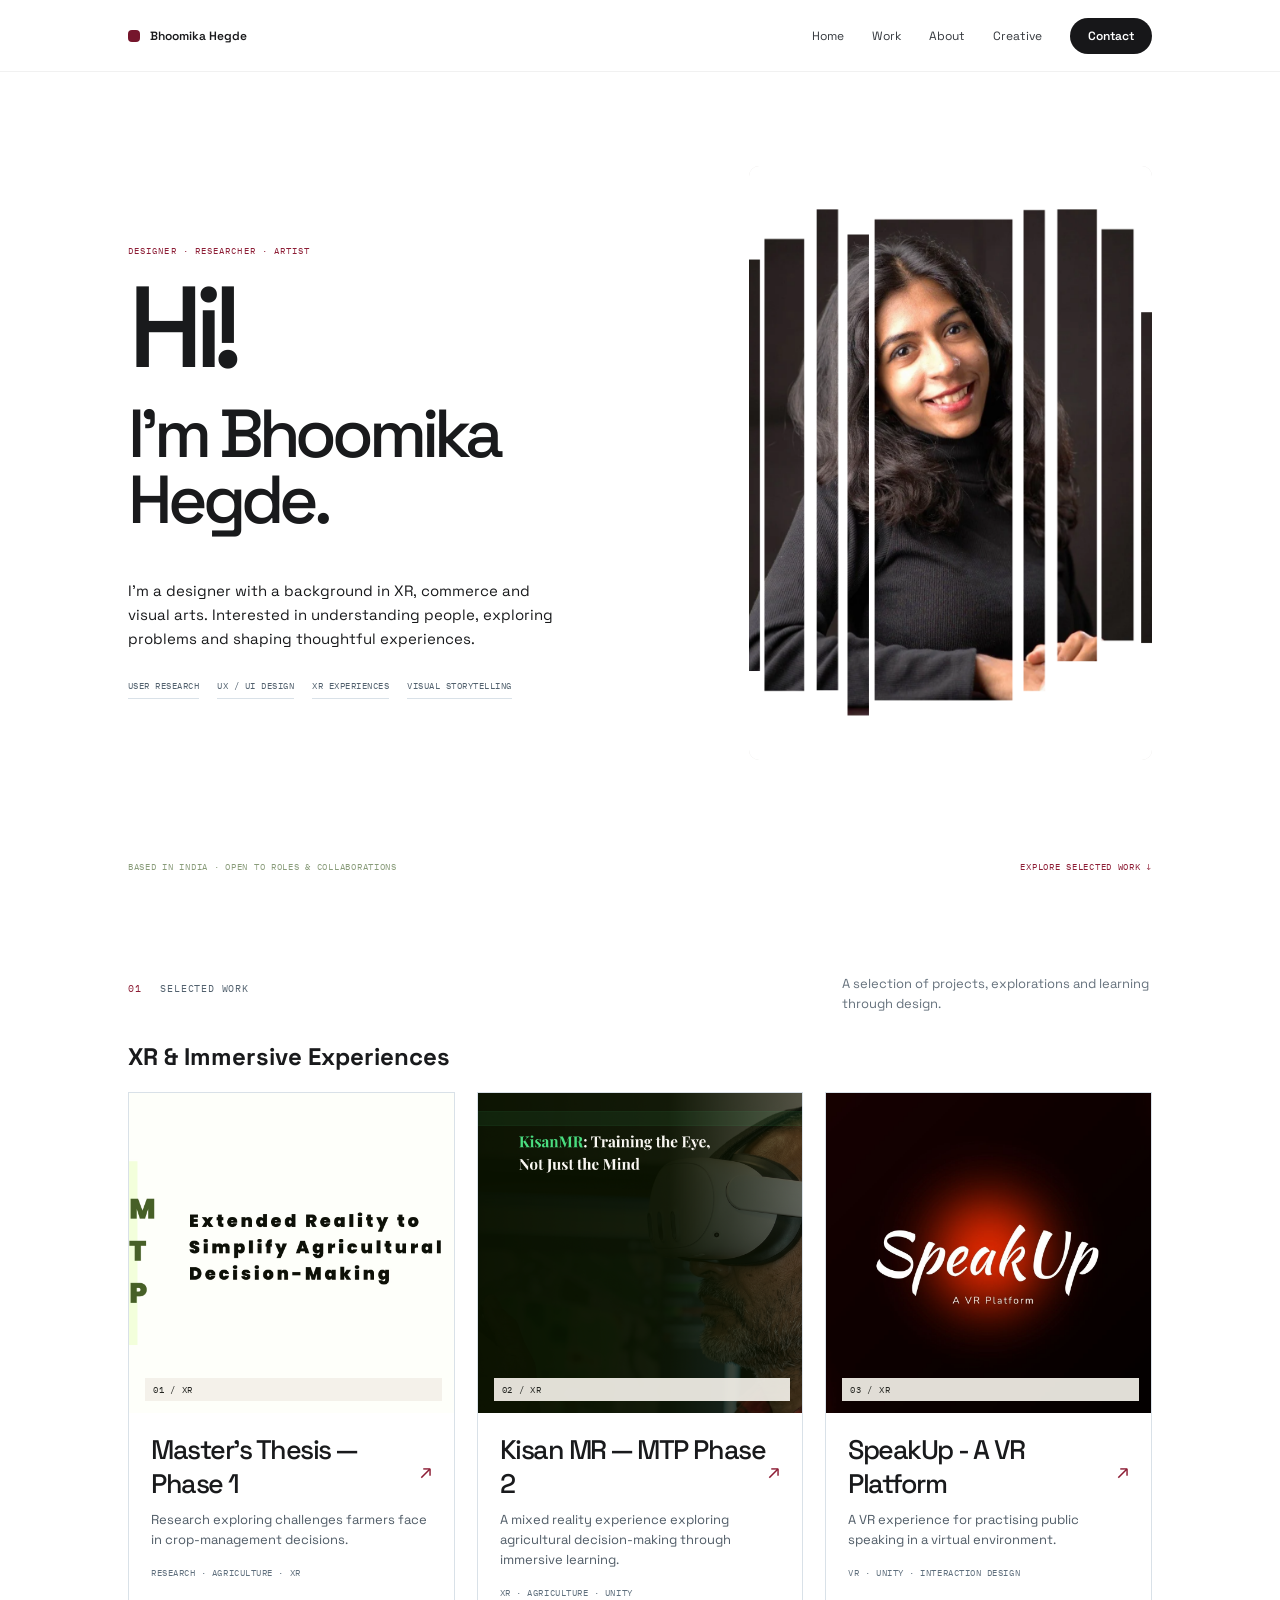
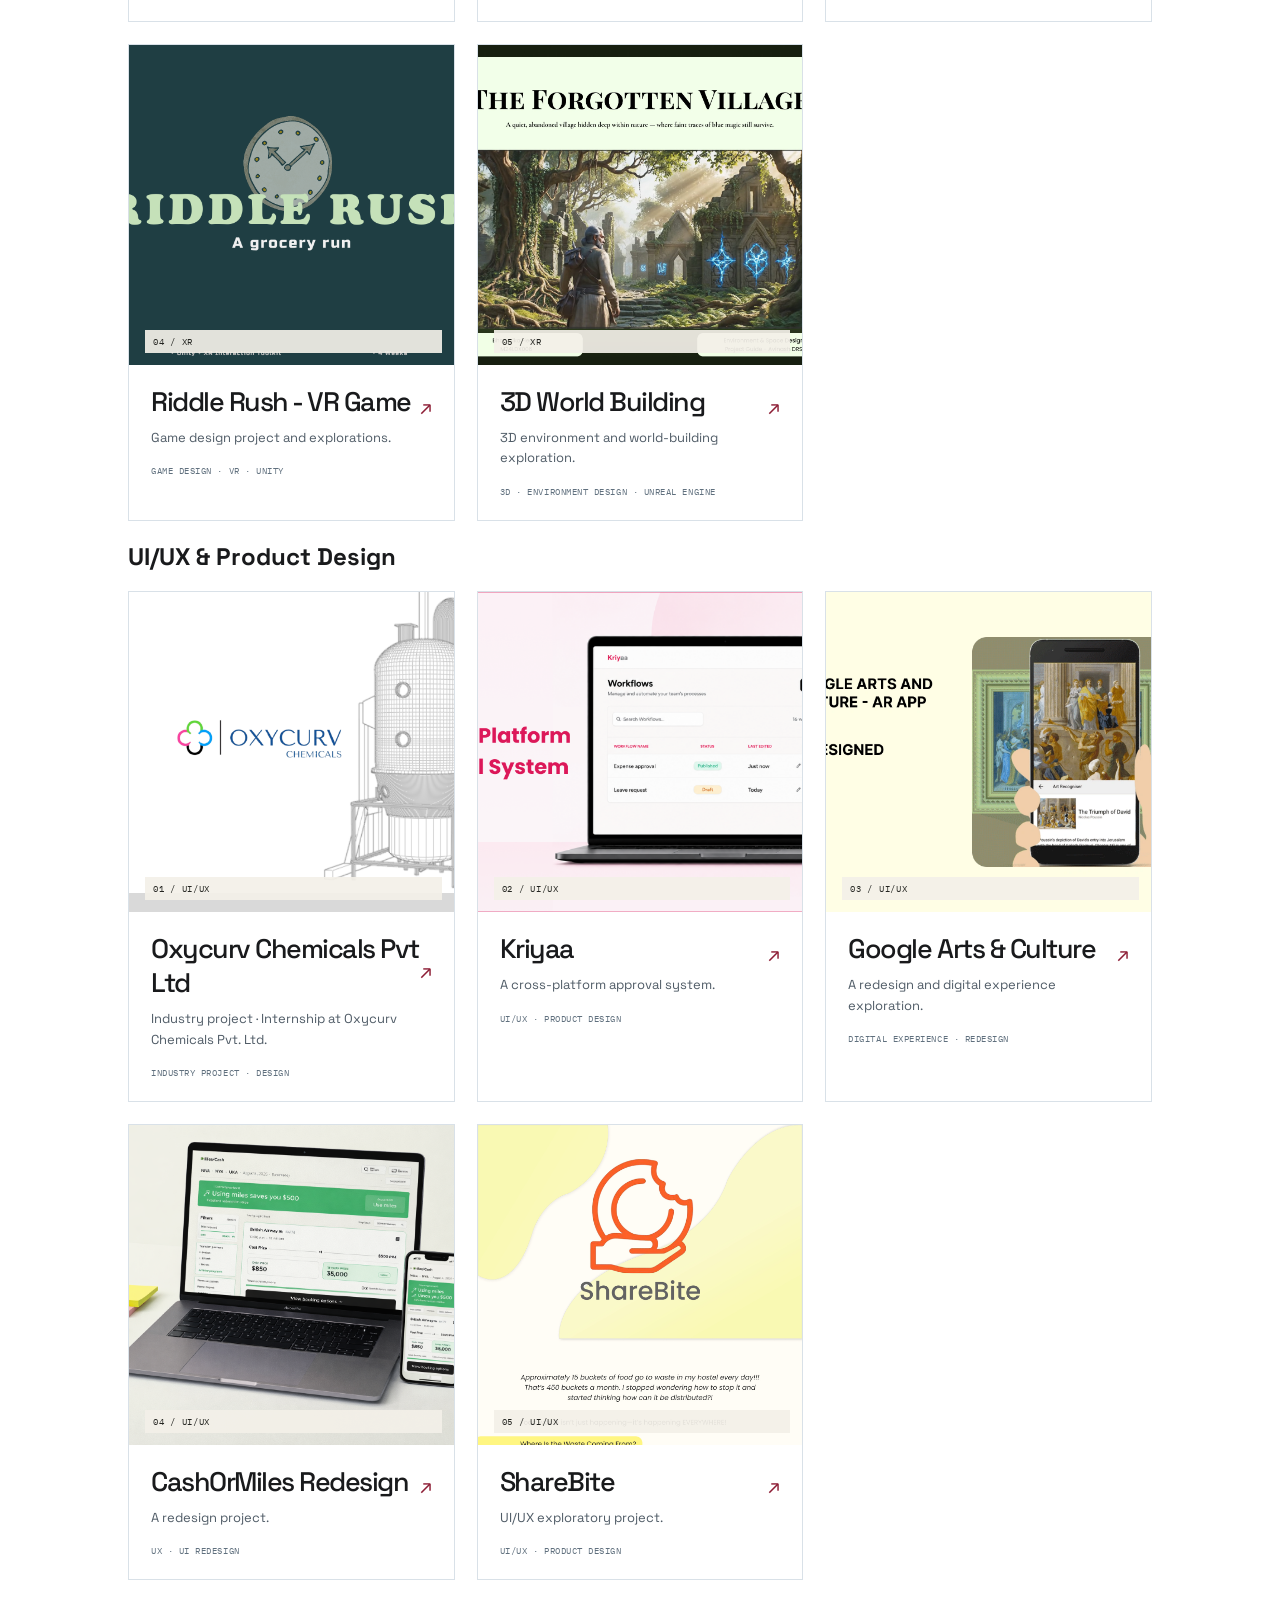
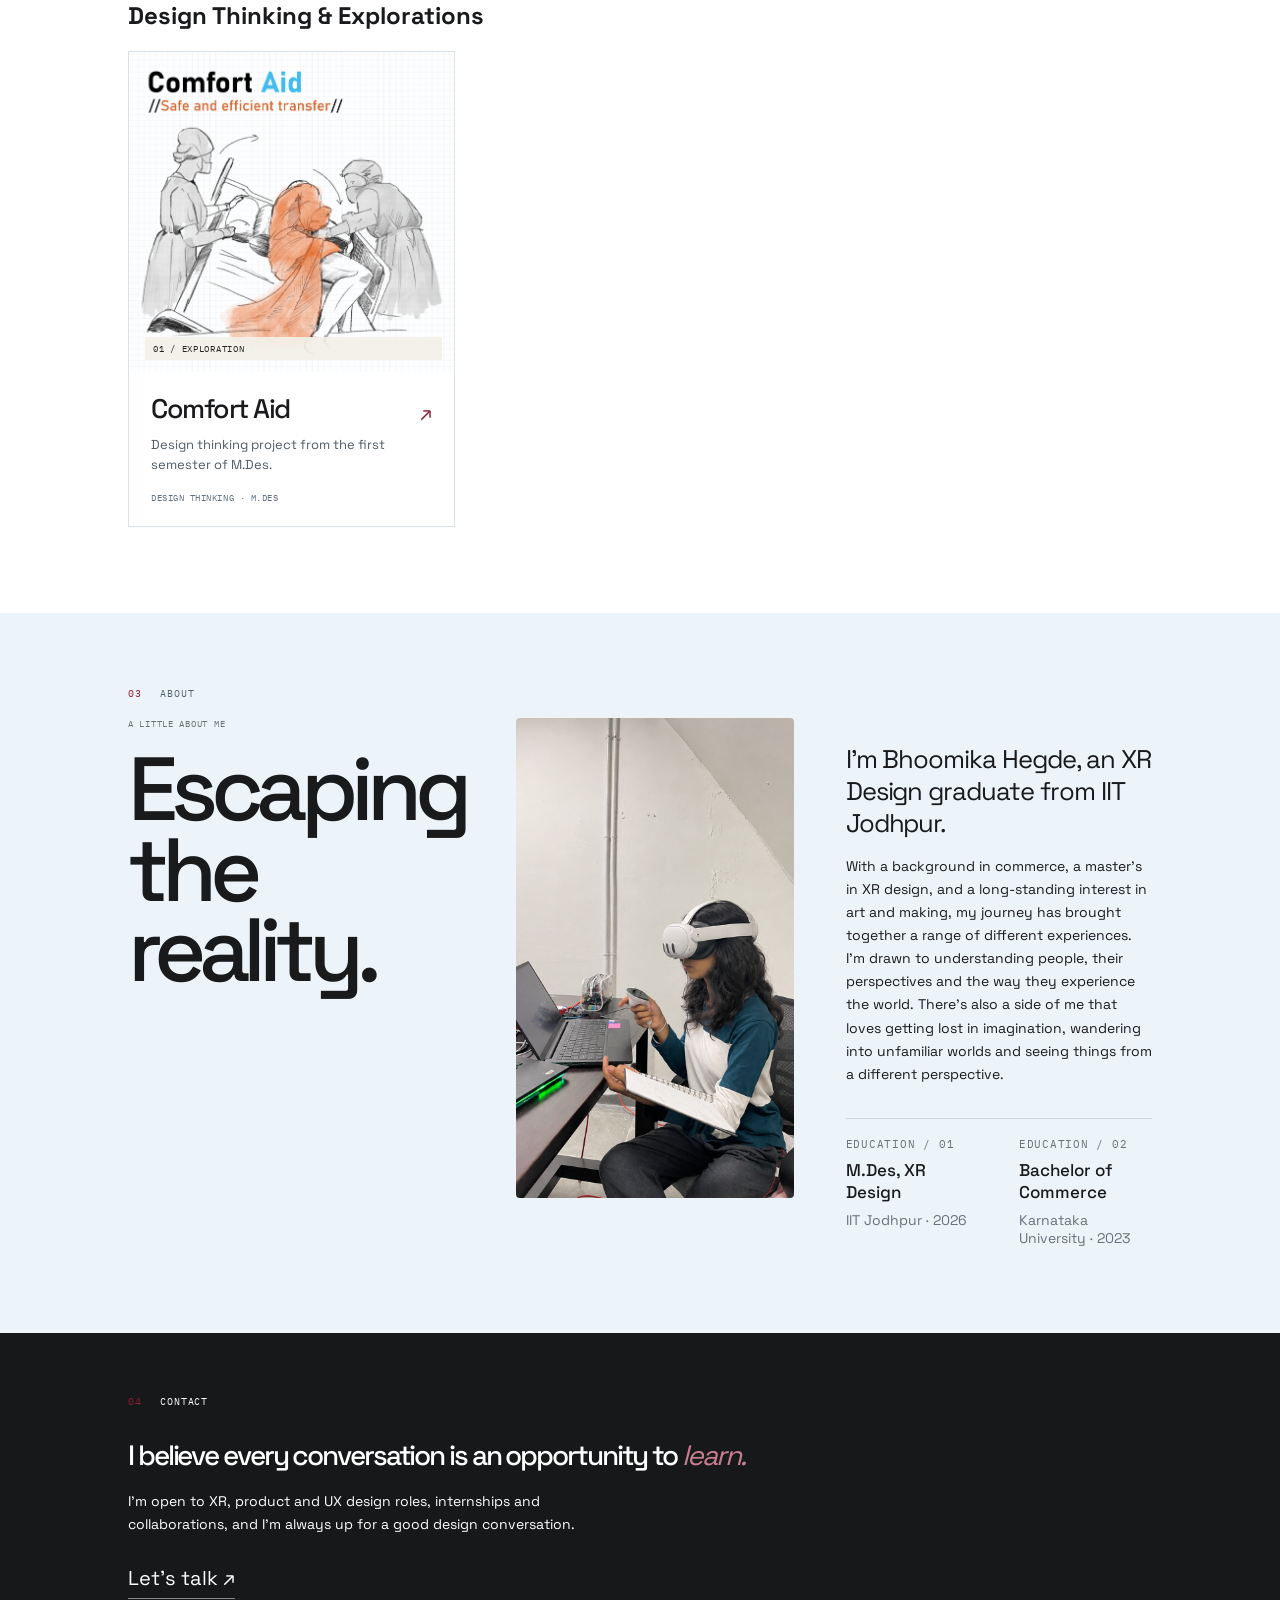
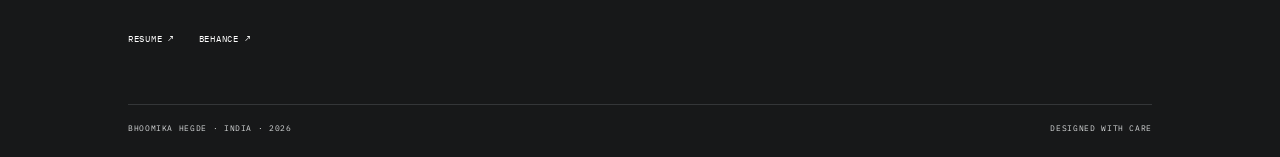
<file: index.html>
<!DOCTYPE html>

<html lang="en">

<head>
  <meta charset="utf-8" />
  <meta content="width=device-width, initial-scale=1" name="viewport" />
  <meta content="Bhoomika Hegde — design portfolio. UX, XR, research and visual practice." name="description" />
  <meta content="#ffffff" name="theme-color" />
  <title>Bhoomika Hegde — Design Portfolio</title>
  <link href="https://fonts.googleapis.com" rel="preconnect" />
  <link crossorigin="" href="https://fonts.gstatic.com" rel="preconnect" />
  <link
    href="https://fonts.googleapis.com/css2?family=Space+Grotesk:wght@400;500;600;700&amp;family=IBM+Plex+Mono:wght@400;500&amp;display=swap"
    rel="stylesheet" />
  <link href="style.css" rel="stylesheet" />
</head>

<body>
  <header class="topbar">
    <a aria-label="Bhoomika Hegde home" class="brand" href="#home"><span class="brand-mark"></span><span>Bhoomika
        Hegde</span></a>
    <button aria-controls="site-nav" aria-expanded="false" aria-label="Open navigation" class="nav-toggle">Menu
      <b>＋</b></button>
    <nav aria-label="Main navigation" class="nav" id="site-nav">
      <a href="#home">Home</a><a href="#work">Work</a><a href="#about">About</a><a href="#creative">Creative</a><a
        class="nav-contact" href="#contact">Contact</a>
    </nav>
  </header>
  <main>
    <section class="hero" id="home">
      <div class="hero-layout">
        <div class="hero-copy">
          <p class="hero-eyebrow">DESIGNER · RESEARCHER · ARTIST</p>
          <h1 class="hero-title">
            <span class="hero-hi">Hi!</span>
            <span class="hero-name">I'm Bhoomika<br />Hegde.</span>
          </h1>
          <p class="hero-intro">
            I'm a designer with a background in XR, commerce and visual arts.
            Interested in understanding people, exploring problems
            and shaping thoughtful experiences.
          </p>
          <div class="hero-specialties">
            <span>USER RESEARCH</span>
            <span>UX / UI DESIGN</span>
            <span>XR EXPERIENCES</span>
            <span>VISUAL STORYTELLING</span>
          </div>
        </div>
        <div class="portrait-wrap">
          <div class="portrait-frame">
<img alt="Portrait of Bhoomika Hegde" class="portrait-image" src="assets/bhoomika-portrait.png" />
          </div>
          <span class="portrait-caption">

          </span>
        </div>
      </div>
      <div class="hero-foot">
        <span>BASED IN INDIA · OPEN TO ROLES &amp; COLLABORATIONS</span>
        <a href="#work">EXPLORE SELECTED WORK ↓</a>
      </div>
    </section>
    <section class="work section-pad" id="work">
      <div class="section-heading">
        <div class="section-kicker"><span>01</span> SELECTED WORK</div>
        <p class="section-note">A selection of projects, explorations and learning through design.</p>
      </div>
      <div class="work-category">
        <div class="category-heading">
          <h2>XR &amp; Immersive Experiences</h2><span></span>
        </div>
        <div class="project-grid">
          <div class="project-card"><a class="project-card-main" href="projects/masters-thesis-phase-1/index.html">
              <div class="project-image thesis"><img alt="Master’s thesis project preview"
                  src="assets/covers/masters-thesis-phase-1.jpg" /><small>01 / XR</small></div>
              <div class="project-info">
                <div class="project-topline">
                  <h2>Master's Thesis — Phase 1</h2><span>↗</span>
                </div>
                <p>Research exploring challenges farmers face in crop-management decisions.</p>
                <div class="project-tags">RESEARCH · AGRICULTURE · XR</div>
              </div>
            </a></div>
          <div class="project-card"><a class="project-card-main" href="projects/kisan-mr-mtp-phase-2/index.html">
              <div class="project-image phase"><img alt="Kisan MR project preview"
                  src="assets/covers/kisan-mr-mtp-phase-2.png" /><small>02 / XR</small></div>
              <div class="project-info">
                <div class="project-topline">
                  <h2>Kisan MR — MTP Phase 2</h2><span>↗</span>
                </div>
                <p>A mixed reality experience exploring agricultural decision-making through immersive learning.</p>
                <div class="project-tags">XR · AGRICULTURE · UNITY</div>
              </div>
            </a></div>
          <div class="project-card"><a class="project-card-main" href="projects/speakup-vr/index.html">
              <div class="project-image speak"><img alt="SpeakUp VR project preview"
                  src="assets/covers/speakup-vr.jpg" /><small>03 / XR</small></div>
              <div class="project-info">
                <div class="project-topline">
                  <h2>SpeakUp - A VR Platform</h2><span>↗</span>
                </div>
                <p>A VR experience for practising public speaking in a virtual environment.</p>
                <div class="project-tags">VR · UNITY · INTERACTION DESIGN</div>
              </div>
            </a></div>
          <div class="project-card"><a class="project-card-main" href="projects/game-design/index.html">
              <div class="project-image agri"><img alt="Riddle Rush project preview"
                  src="assets/covers/game-design.png" /><small>04 / XR</small></div>
              <div class="project-info">
                <div class="project-topline">
                  <h2>Riddle Rush - VR Game</h2><span>↗</span>
                </div>
                <p>Game design project and explorations.</p>
                <div class="project-tags">GAME DESIGN · VR · UNITY</div>
              </div>
            </a></div>
          <div class="project-card"><a class="project-card-main" href="projects/3d-world-building/index.html">
              <div class="project-image google"><img alt="3D world building preview"
                  src="assets/covers/3d-world-building.jpg" /><small>05 / XR</small></div>
              <div class="project-info">
                <div class="project-topline">
                  <h2>3D World Building</h2><span>↗</span>
                </div>
                <p>3D environment and world-building exploration.</p>
                <div class="project-tags">3D · ENVIRONMENT DESIGN · UNREAL ENGINE</div>
              </div>
            </a></div>
        </div>
      </div>
      <div class="work-category">
        <div class="category-heading">
          <h2>UI/UX &amp; Product Design</h2><span></span>
        </div>
        <div class="project-grid">
          <div class="project-card"><a class="project-card-main" href="projects/oxycurv/index.html">
              <div class="project-image oxy"><img alt="Oxycurv project preview"
                  src="assets/covers/oxycurv.png" /><small>01 / UI/UX</small></div>
              <div class="project-info">
                <div class="project-topline">
                  <h2>Oxycurv Chemicals Pvt Ltd</h2><span>↗</span>
                </div>
                <p>Industry project · Internship at Oxycurv Chemicals Pvt. Ltd.</p>
                <div class="project-tags">INDUSTRY PROJECT · DESIGN</div>
              </div>
            </a></div>
          <div class="project-card"><a class="project-card-main" href="projects/kriyaa/index.html">
              <div class="project-image thesis"><img alt="Kriyaa project preview"
                  src="assets/covers/kriyaa.png" /><small>02 / UI/UX</small></div>
              <div class="project-info">
                <div class="project-topline">
                  <h2>Kriyaa</h2><span>↗</span>
                </div>
                <p>A cross-platform approval system.</p>
                <div class="project-tags">UI/UX · PRODUCT DESIGN</div>
              </div>
            </a></div>
          <div class="project-card"><a class="project-card-main" href="projects/google-arts-culture/index.html">
              <div class="project-image google"><img alt="Google Arts and Culture project preview"
                  src="assets/covers/google-arts-culture.webp" /><small>03 / UI/UX</small></div>
              <div class="project-info">
                <div class="project-topline">
                  <h2>Google Arts &amp; Culture</h2><span>↗</span>
                </div>
                <p>A redesign and digital experience exploration.</p>
                <div class="project-tags">DIGITAL EXPERIENCE · REDESIGN</div>
              </div>
            </a></div>
          <div class="project-card"><a class="project-card-main" href="projects/cashormiles-redesign/index.html">
              <div class="project-image phase"><img alt="Miles or Cash project preview"
                  src="assets/covers/cashormiles-redesign.png" /><small>04 / UI/UX</small></div>
              <div class="project-info">
                <div class="project-topline">
                  <h2>CashOrMiles Redesign</h2><span>↗</span>
                </div>
                <p>A redesign project.</p>
                <div class="project-tags">UX · UI REDESIGN</div>
              </div>
            </a></div>
          <div class="project-card"><a class="project-card-main" href="projects/sharebite/index.html">
              <div class="project-image agri"><img alt="ShareBite project preview"
                  src="assets/covers/sharebite-preview.jpg" /><small>05 / UI/UX</small></div>
              <div class="project-info">
                <div class="project-topline">
                  <h2>ShareBite</h2><span>↗</span>
                </div>
                <p>UI/UX exploratory project.</p>
                <div class="project-tags">UI/UX · PRODUCT DESIGN</div>
              </div>
            </a></div>
        </div>
      </div>
      <div class="work-category">
        <div class="category-heading">
          <h2>Design Thinking &amp; Explorations</h2><span></span>
        </div>
        <div class="project-grid">
          <div class="project-card"><a class="project-card-main" href="projects/comfort-aid/index.html">
              <div class="project-image speak"><img alt="Comfort Aid project preview"
                  src="assets/covers/comfort-aid.png" /><small>01 / EXPLORATION</small></div>
              <div class="project-info">
                <div class="project-topline">
                  <h2>Comfort Aid</h2><span>↗</span>
                </div>
                <p>Design thinking project from the first semester of M.Des.</p>
                <div class="project-tags">DESIGN THINKING · M.DES</div>
              </div>
            </a></div>
        </div>
      </div>
    </section>
    <section class="about" id="about">
      <div class="about-inner">
        <div class="section-kicker"><span>03</span> ABOUT</div>
        <div class="about-grid">
          <!-- LEFT: HEADING -->
          <div class="about-heading">
            <p class="eyebrow">A LITTLE ABOUT ME</p>
            <h2>Escaping<br />the reality.</h2>
          
          </div>
          <!-- MIDDLE: PHOTO -->
          <div class="about-photo-placeholder">
            <img alt="Bhoomika working with a VR headset" class="about-photo" src="assets/images/bhoomika-about.png" />
          </div>
          <!-- RIGHT: INTRODUCTION -->
          <div class="about-content">
            <p class="about-lead">I'm Bhoomika Hegde, an XR Design graduate from IIT Jodhpur.</p>
            <p>With a background in commerce, a master's in XR design, and a long-standing interest in art and making,
              my journey has brought together a range of different experiences. I'm drawn to understanding people, their
              perspectives and the way they experience the world. There's also a side of me that loves getting lost in
              imagination, wandering into unfamiliar worlds and seeing things from a different perspective.</p>
            <div class="education">
              <div><span>EDUCATION / 01</span><strong>M.Des, XR Design</strong><small>IIT Jodhpur · 2026</small></div>
              <div><span>EDUCATION / 02</span><strong>Bachelor of Commerce</strong><small>Karnataka University ·
                  2023</small></div>
            </div>
          </div>
        </div>
      </div>
    </section>


    <section class="contact" id="contact">
      <div class="section-kicker"><span>04</span> CONTACT</div>
      <h2>I believe every conversation is an opportunity to<em> learn.</em></h2>
      <p>I'm open to XR, product and UX design roles, internships and collaborations, and I'm always up for a good
        design conversation.</p>
<a class="contact-email"
   href="https://mail.google.com/mail/?view=cm&fs=1&to=bhoomikahegdedesign%40gmail.com"
   target="_blank" rel="noopener noreferrer">
   Let’s talk ↗
</a>
<div class="contact-links">
    <a href="https://drive.google.com/file/d/1oLN6p4oHWDFkMf5ozggtt7ljvkt9gcHE/view?usp=sharing" target="_blank" rel="noopener noreferrer">RESUME ↗</a>

    <a href="https://www.behance.net/bhoomikahegde1" target="_blank" rel="noopener noreferrer">BEHANCE ↗</a>
</div>
      <footer><span>BHOOMIKA HEGDE · INDIA · 2026</span><span>DESIGNED WITH CARE</span></footer>
    </section>
  </main>
  <script src="script.js"></script>
</body>

</html>
</file>
<file: style.css>
* {
  box-sizing: border-box
}

:root {
  --ink: #191a1c;
  --paper: #fff;
  --soft: #edf4f9;
  --line: #d9e1e8;
  --accent: #8d1d35;
  --muted: #65717c;
  --gutter: 10vw;
  --mono: "IBM Plex Mono", monospace
}

html {
  scroll-behavior: smooth;
  scroll-padding-top: 88px
}

body {
  margin: 0;
  background: var(--paper);
  color: var(--ink);
  font-family: "Space Grotesk", sans-serif;
  -webkit-font-smoothing: antialiased
}

a {
  color: inherit;
  text-decoration: none
}

.topbar {
  height: 72px;
  padding: 0 var(--gutter);
  display: flex;
  align-items: center;
  justify-content: space-between;
  background: rgba(255, 255, 255, .96);
  position: sticky;
  top: 0;
  z-index: 20;
  border-bottom: 1px solid rgba(25, 26, 28, .06);
  backdrop-filter: blur(12px)
}

.brand {
  display: flex;
  align-items: center;
  gap: 10px;
  font-size: 12px;
  font-weight: 600
}

.brand-mark {
  width: 12px;
  height: 12px;
  background: #75162c;
  border-radius: 4px
}

.nav {
  display: flex;
  align-items: center;
  gap: 28px;
  font-size: 12px;
  color: #34383d
}

.nav a {
  transition: color .2s
}

.nav a:hover {
  color: var(--accent)
}

.nav-contact {
  background: #171719;
  color: #fff !important;
  padding: 10px 18px;
  border-radius: 24px;
  font-weight: 600
}

.nav-toggle {
  display: none;
  border: 0;
  background: none;
  font: inherit
}

.hero {
  min-height: calc(100svh - 72px);
  padding: 42px var(--gutter) 28px;
  display: flex;
  flex-direction: column;
  justify-content: space-between;
  overflow: hidden;
}

.hero-layout {
  display: grid;
  grid-template-columns: minmax(0, 1.08fr) minmax(340px, .82fr);
  align-items: center;
  gap: clamp(42px, 7vw, 112px);
  flex: 1;
  max-width: 1440px;
  width: 100%;
  margin: 0 auto;
}

.hero-copy {
  display: flex;
  flex-direction: column;
  align-items: flex-start;
  padding: 12px 0 22px;
}

.hero-eyebrow {
  margin: 0 0 24px;
  color: var(--accent);
  font: 9px/1.5 var(--mono);
  letter-spacing: .12em;
}

.hero-title {
  margin: 0;
  display: flex;
  flex-direction: column;
  align-items: flex-start;
  font-size: clamp(72px, 9vw, 132px);
  line-height: .82;
  letter-spacing: -.09em;
  font-weight: 500;
}

.hero-hi {
  display: block;
}

.hero-name {
  display: block;
  margin-top: 25px;
  font-size: clamp(48px, 5.3vw, 78px);
  line-height: .98;
  letter-spacing: -.075em;
  font-weight: 500;
}

.hero-intro {
  max-width: 430px;
  margin: clamp(34px, 5vh, 58px) 0 0;
  font-size: clamp(15px, 1.15vw, 18px);
  line-height: 1.6;
}

.hero-specialties {
  display: flex;
  flex-wrap: wrap;
  gap: 9px 18px;
  margin-top: 28px;
  color: #52616e;
  font: 9px/1.6 var(--mono);
  letter-spacing: .055em;
}

.hero-specialties span {
  padding-bottom: 5px;
  border-bottom: 1px solid var(--line);
}

.portrait-wrap {
  width: 100%;
  max-width: 510px;
  justify-self: end;
  position: relative;
  padding: 0 0 28px;
}

.portrait-frame {
  width: 100%;
  height: clamp(440px, 66vh, 650px);
  overflow: hidden;
  border-radius: 10px;
  background: #e4e2df;
}

.portrait-image {
  display: block;
  width: 100%;
  height: 100%;
  object-fit: cover;
  object-position: center 28%;
}

.portrait-caption {
  position: absolute;
  right: 0;
  bottom: 0;
  color: var(--muted);
  font: 8px/1.4 var(--mono);
  letter-spacing: .08em;
}

.hero-foot {
  display: flex;
  justify-content: space-between;
  align-items: center;
  gap: 18px;
  padding-top: 22px;
  color: #899c7a;
  font: 9px var(--mono);
  letter-spacing: .08em;
}

.hero-foot a {
  color: var(--accent);
}

.section-pad {
  padding: 74px var(--gutter) 86px
}

.section-heading {
  display: flex;
  justify-content: space-between;
  align-items: end;
  margin-bottom: 28px
}

.section-kicker {
  font: 10px var(--mono);
  letter-spacing: .08em;
  color: #52616e;
  text-transform: uppercase;
  margin-bottom: 18px
}

.section-kicker span {
  color: var(--accent);
  margin-right: 12px
}

.section-note,
.case-intro {
  font-size: 13px;
  line-height: 1.5;
  color: var(--muted);
  max-width: 310px;
  margin: 0
}

.project-grid {
  display: grid;
  grid-template-columns: repeat(2, minmax(0, 1fr));
  gap: 22px
}

.project-card {
  border: 1px solid var(--line);
  border-radius: 0;
  overflow: hidden;
  display: flex;
  flex-direction: column;
  background: #fff;
  transition: transform .25s, box-shadow .25s
}

.project-card:hover {
  transform: translateY(-5px);
  box-shadow: 0 16px 34px rgba(24, 38, 52, .09)
}

.project-image {
  height: clamp(220px, 25vw, 360px);
  position: relative;
  display: grid;
  place-items: center;
  font: 9px var(--mono);
  letter-spacing: .12em;
  color: #67727c
}

.project-image small {
  position: absolute;
  bottom: 14px;
  left: 16px;
  font: 9px var(--mono);
  letter-spacing: .08em
}

.oxy {
  background: #e4e9e4
}

.thesis {
  background: #e9e5d9
}

.phase {
  background: #e4e7e4
}

.google {
  background: #e7e1dc
}

.speak {
  background: #e0e9ed
}

.agri {
  background: #e8ebdd
}

.project-info {
  padding: 20px 22px 23px
}

.project-topline {
  display: flex;
  align-items: center;
  justify-content: space-between
}

.project-topline h2 {
  font-size: clamp(22px, 2.1vw, 29px);
  letter-spacing: -.055em;
  font-weight: 500;
  margin: 0 0 9px
}

.project-topline>span {
  font-size: 20px;
  color: var(--accent)
}

.project-info p {
  font-size: 13px;
  line-height: 1.55;
  color: #4f5b66;
  margin: 0 0 17px;
  max-width: 500px
}

.project-tags {
  font: 9px var(--mono);
  letter-spacing: .06em;
  color: #60707e
}

.case-studies {
  padding-top: 20px
}

.case-intro {
  max-width: 560px;
  margin: 0 0 42px
}

.case-detail {
  padding: 42px 0 54px;
  border-top: 1px solid var(--line);
  scroll-margin-top: 86px
}

.case-index {
  font: 9px var(--mono);
  letter-spacing: .08em;
  color: var(--accent);
  margin-bottom: 16px
}

.case-header {
  display: grid;
  grid-template-columns: 1fr .7fr;
  gap: 5vw;
  align-items: end;
  margin-bottom: 26px
}

.case-header h2 {
  font-size: clamp(36px, 5vw, 68px);
  line-height: .98;
  letter-spacing: -.07em;
  font-weight: 500;
  margin: 0
}

.case-header p {
  font-size: 15px;
  line-height: 1.5;
  color: var(--muted);
  max-width: 420px;
  margin: 0
}

.case-body {
  display: grid;
  grid-template-columns: 1.2fr .8fr;
  gap: 5vw;
  align-items: start
}

.case-visual {
  min-height: 350px;
  border-radius: 7px;
  display: grid;
  place-items: center;
  text-align: center;
  padding: 24px;
  font: 10px var(--mono);
  letter-spacing: .1em;
  color: #66727c;
  background: #e9eef1
}

.visual-oxy {
  background: #e4e9e4
}

.visual-mtp {
  background: #e9e5d9
}

.visual-phase {
  background: #e4e7e4
}

.visual-google {
  background: #e7e1dc
}

.visual-speak {
  background: #e0e9ed
}

.visual-agri {
  background: #e8ebdd
}

.case-copy h3 {
  font-size: 21px;
  font-weight: 500;
  letter-spacing: -.04em;
  margin: 0 0 14px
}

.case-copy p {
  font-size: 14px;
  line-height: 1.65;
  color: #4f5b66;
  margin: 0 0 14px
}

.case-meta {
  display: grid;
  grid-template-columns: 1fr 1.5fr;
  gap: 10px 16px;
  border-top: 1px solid var(--line);
  padding-top: 17px;
  margin-top: 24px
}

.case-meta span {
  font: 9px var(--mono);
  letter-spacing: .07em;
  color: var(--muted)
}

.case-meta strong {
  font-size: 12px;
  font-weight: 500
}

.about {
  background: var(--soft);
  padding: 74px var(--gutter) 86px
}

.about-grid {
  display: grid;
  grid-template-columns: 0.85fr 1fr 1.1fr;
  gap: 4vw;
  align-items: start;
}

.about-heading .eyebrow {
  font: 9px var(--mono);
  letter-spacing: .08em;
  color: var(--muted);
  margin: 0 0 20px
}

.about-heading h2 {
  font-size: clamp(52px, 7vw, 92px);
  line-height: .9;
  letter-spacing: -.08em;
  font-weight: 500;
  margin: 0 0 42px
}

.about-heading>a,
.photo-link {
  font: 9px var(--mono);
  letter-spacing: .07em;
  color: var(--accent)
}

.about-content {
  padding-top: 25px;
  max-width: 570px
}

.about-content p {
  font-size: 14px;
  line-height: 1.65;
  margin: 0 0 16px
}

.about-content .about-lead {
  font-size: clamp(21px, 2vw, 28px);
  line-height: 1.25;
  letter-spacing: -.04em
}

.education {
  display: grid;
  grid-template-columns: 1fr 1fr;
  gap: 20px;
  border-top: 1px solid #cbd8e1;
  padding-top: 18px;
  margin-top: 32px
}

.education div {
  display: flex;
  flex-direction: column;
  gap: 8px
}

.education span {
  font: 9px var(--mono);
  letter-spacing: .07em;
  color: #65717c
}

.education strong {
  font-size: 14px;
  font-weight: 500
}

.education small {
  font-size: 12px;
  color: #65717c
}

/* Make education section bigger */
.education {
  gap: 40px;
}

.education span {
  font-size: 11px;
}

.education strong {
  font-size: 17px;
}

.education small {
  font-size: 14px;
}

.photo-link {
  font-size: 11px;
}

.about-photo-placeholder {
  width: 100%;
  height: 480px;
  overflow: hidden;
  border-radius: 4px;
}

.about-photo {
  width: 100%;
  height: 100%;
  object-fit: cover;
  display: block;
}

.creative {
  background: #fff
}

.creative-heading {
  display: flex;
  justify-content: space-between;
  align-items: end;
  gap: 40px;
  margin-bottom: 30px
}

.creative-heading h2 {
  font-size: clamp(54px, 7vw, 94px);
  line-height: .88;
  letter-spacing: -.08em;
  font-weight: 500;
  margin: 0
}

.creative-heading h2 em {
  font-weight: 400
}

.creative-heading p {
  max-width: 300px;
  font-size: 14px;
  line-height: 1.6;
  color: var(--muted);
  margin: 0 0 5px
}

.creative-grid {
  display: grid;
  grid-template-columns: repeat(3, 1fr);
  gap: 16px
}

.creative-tile {
  height: clamp(190px, 23vw, 310px);
  padding: 17px;
  display: flex;
  flex-direction: column;
  justify-content: space-between;
  border-radius: 6px;
  font: 9px var(--mono);
  letter-spacing: .08em;
  color: #5e6870
}

.creative-tile b {
  font-weight: 400;
  text-align: center
}

.tile-one {
  background: #e4ddd0
}

.tile-two {
  background: #dbe4df
}

.tile-three {
  background: #e8dadd
}

.creative-caption {
  font: 9px var(--mono);
  letter-spacing: .04em;
  color: var(--muted);
  margin: 18px 0 0
}

.contact {
  background: #171819;
  color: #fff;
  padding: 62px var(--gutter) 24px
}

.contact .section-kicker {
  color: #fff
}

.contact h2 {
  font-size: clamp(28px, 2vw, 62px);
  line-height: .95;
  letter-spacing: -.075em;
  font-weight: 500;
  margin: 34px 0 22px
}

.contact h2 em {
  color: #c77e91;
  font-weight: 400
}

.contact>p {
  font-size: 14px;
  line-height: 1.6;
  max-width: 470px;
  margin: 0
}

.contact-email {
  display: inline-block;
  font-size: 20px;
  margin: 30px 0 22px;
  border-bottom: 1px solid #888;
  padding-bottom: 7px
}

.contact-links {
  display: flex;
  gap: 25px;
  margin: 12px 0 60px
}

.contact-links a {
  font: 9px var(--mono);
  letter-spacing: .08em
}

.contact footer {
  border-top: 1px solid #343638;
  padding-top: 18px;
  display: flex;
  justify-content: space-between;
  font: 8px var(--mono);
  letter-spacing: .08em;
  color: #d5d7d8
}

@media(max-width:850px) {
  :root {
    --gutter: 7vw
  }

  .hero {
    min-height: auto;
    padding-top: 55px
  }

  .hero-grid {
    grid-template-columns: 1fr 1fr;
    gap: 26px
  }

  .hero-intro {
    grid-column: 1;
    grid-row: 1
  }

  .portrait-wrap {
    grid-column: 2;
    grid-row: 1
  }

  .hero-specialties {
    grid-column: 1/-1;
    justify-self: start;
    margin: 0
  }

  .portrait-image {
    width: min(36vw, 320px);
    height: min(46vw, 400px)
  }

  .case-body {
    grid-template-columns: 1fr .85fr;
    gap: 28px
  }
}

@media(max-width:620px) {
  :root {
    --gutter: 6vw
  }

  .topbar {
    height: 62px
  }

  .nav-toggle {
    display: block;
    font-size: 12px
  }

  .nav {
    display: none;
    position: absolute;
    top: 62px;
    left: 0;
    right: 0;
    background: #fff;
    padding: 20px var(--gutter);
    flex-direction: column;
    align-items: flex-start;
    border-bottom: 1px solid var(--line)
  }

  .nav.open {
    display: flex
  }

  .hero {
    padding-top: 42px;
    padding-bottom: 28px;
    min-height: 0
  }

  .hero-title {
    font-size: clamp(58px, 15vw, 92px)
  }

  .hero-name {
    font-size: .55em;
    letter-spacing: .005em;
    margin-top: 14px
  }

  .hero-grid {
    grid-template-columns: 1fr 1fr;
    gap: 20px;
    margin-top: 35px;
    min-height: 0
  }

  .hero-intro {
    grid-column: 1/-1;
    grid-row: 2
  }

  .hero-intro p {
    font-size: 15px
  }

  .portrait-wrap {
    grid-column: 1/-1;
    grid-row: 1;
    justify-content: flex-start
  }

.portrait-image {
    width: 100%;
    height: 100%;
    object-fit: cover;
    object-position: center 28%;
}
  .hero-specialties {
    grid-column: 1/-1;
    font-size: 9px
  }

  .hero-foot {
    font-size: 8px;
    gap: 15px
  }

  .section-pad {
    padding-top: 48px;
    padding-bottom: 55px
  }

  .section-heading {
    display: block
  }

  .section-note {
    margin-top: -5px
  }

  .project-grid {
    grid-template-columns: 1fr;
    gap: 15px
  }

  .project-image {
    height: 230px
  }

  .case-studies {
    padding-top: 0
  }

  .case-detail {
    padding: 32px 0 38px
  }

  .case-header,
  .case-body {
    grid-template-columns: 1fr;
    gap: 17px
  }

  .case-header h2 {
    font-size: 43px
  }

  .case-visual {
    min-height: 230px
  }

  .case-copy p {
    font-size: 13px
  }

  .about {
    padding: 50px var(--gutter) 58px
  }

  .about-grid {
    grid-template-columns: 1fr;
    gap: 20px
  }

  .about-heading h2 {
    font-size: 65px;
    margin-bottom: 28px
  }

  .about-content {
    padding-top: 0
  }

  .about-content .about-lead {
    font-size: 23px
  }

  .education {
    gap: 14px
  }

  .education strong {
    font-size: 12px
  }

  .about-photo-placeholder {
    height: 220px;
    width: 190px
  }

  .creative-heading {
    display: block
  }

  .creative-heading p {
    margin-top: 20px
  }

  .creative-grid {
    grid-template-columns: 1fr
  }

  .creative-tile {
    height: 190px
  }

  .contact {
    padding-top: 48px
  }

.contact h2 {
  font-size: clamp(14px, 10vw, 28px);
}

  .contact-links {
    margin-bottom: 42px
  }

  .contact footer {
    gap: 12px;
    flex-direction: column
  }
}


/* HOMEPAGE RESPONSIVENESS */

@media (max-width: 850px) {
  :root {
    --gutter: 7vw;
  }

  .hero {
    min-height: auto;
    padding-top: 48px;
  }

  .hero-layout {
    grid-template-columns: minmax(0, 1fr) minmax(280px, .78fr);
    gap: 34px;
  }

  .hero-title {
    font-size: clamp(68px, 10vw, 100px);
  }

  .hero-name {
    font-size: clamp(43px, 5.5vw, 58px);
  }

  .portrait-frame {
    height: min(62vh, 520px);
    min-height: 390px;
  }

  .hero-intro {
    margin-top: 34px;
  }
}

@media (max-width: 620px) {
  .hero {
    padding-top: 36px;
    padding-bottom: 24px;
    min-height: 0;
  }

  .hero-layout {
    display: flex;
    flex-direction: column;
    align-items: stretch;
    gap: 30px;
  }

  .hero-copy {
    padding: 0;
  }

  .hero-eyebrow {
    margin-bottom: 18px;
  }

  .hero-title {
    font-size: clamp(66px, 17vw, 96px);
  }

  .hero-name {
    font-size: clamp(43px, 10.5vw, 62px);
    margin-top: 14px;
    letter-spacing: -.07em;
  }

  .portrait-wrap {
    width: min(82%, 370px);
    align-self: center;
    padding-bottom: 25px;
  }

  .portrait-frame {
    height: auto;
    aspect-ratio: .78;
    min-height: 0;
    border-radius: 0;
  }

  .portrait-image {
    object-position: center 27%;
  }

  .portrait-caption {
    font-size: 7px;
  }

  .hero-intro {
    margin-top: 34px;
    max-width: 100%;
    font-size: 15px;
  }

  .hero-specialties {
    margin-top: 20px;
    gap: 8px 14px;
    font-size: 8px;
  }

  .hero-foot {
    font-size: 7px;
    gap: 12px;
    padding-top: 28px;
  }
}

.about-photo-placeholder {
  overflow: hidden;
  position: relative;
}

.about-photo {
  width: 100%;
  height: 100%;
  display: block;
  object-fit: cover;
  object-position: center 45%;
}

/* Project cover imagery */
.project-image {
  position: relative;
  overflow: hidden;
  padding: 0
}

.project-image img {
  width: 100%;
  height: 100%;
  object-fit: cover;
  display: block;
  transition: transform .5s ease
}

.project-card:hover .project-image img {
  transform: scale(1.035)
}

.project-image small {
  position: absolute;
  right: 12px;
  bottom: 12px;
  padding: 6px 8px;
  background: rgba(243, 240, 233, .92);
  color: #242521
}

/* Portfolio refinements: three-column project cards and Behance shortcuts */
.project-grid {
  grid-template-columns: repeat(3, minmax(0, 1fr))
}

.project-card-main {
  display: flex;
  flex: 1;
  flex-direction: column;
  color: inherit;
  text-decoration: none;
  min-width: 0
}

.project-card-main .project-info {
  flex: 1
}

.project-behance {
  display: block;
  padding: 13px 22px 15px;
  border-top: 1px solid var(--line);
  font: 9px var(--mono);
  letter-spacing: .08em;
  color: var(--accent);
  text-decoration: none
}

.project-behance:hover {
  background: #faf7f7
}

@media(max-width:900px) {
  .project-grid {
    grid-template-columns: repeat(2, minmax(0, 1fr))
  }
}

@media(max-width:620px) {
  .project-grid {
    grid-template-columns: 1fr
  }
}

/* Project-specific external actions */
.project-link-actions {
  display: flex;
  flex-wrap: wrap;
  gap: 14px 20px;
  padding: 0 20px 20px;
}

.project-link-actions .project-action-link {
  display: inline-block;
  color: #75162c;
  font: 9px/1.5 "IBM Plex Mono", monospace;
  letter-spacing: .06em;
  border-bottom: 1px solid #c9a3ad;
  padding-bottom: 4px;
}

.project-card-main {
  display: block;
  color: inherit;
  text-decoration: none;
}

.project-card {
  min-width: 0;
}

@media(max-width:620px) {
  .project-link-actions {
    padding: 0 16px 16px;
    gap: 10px 14px
  }
}
</file>
